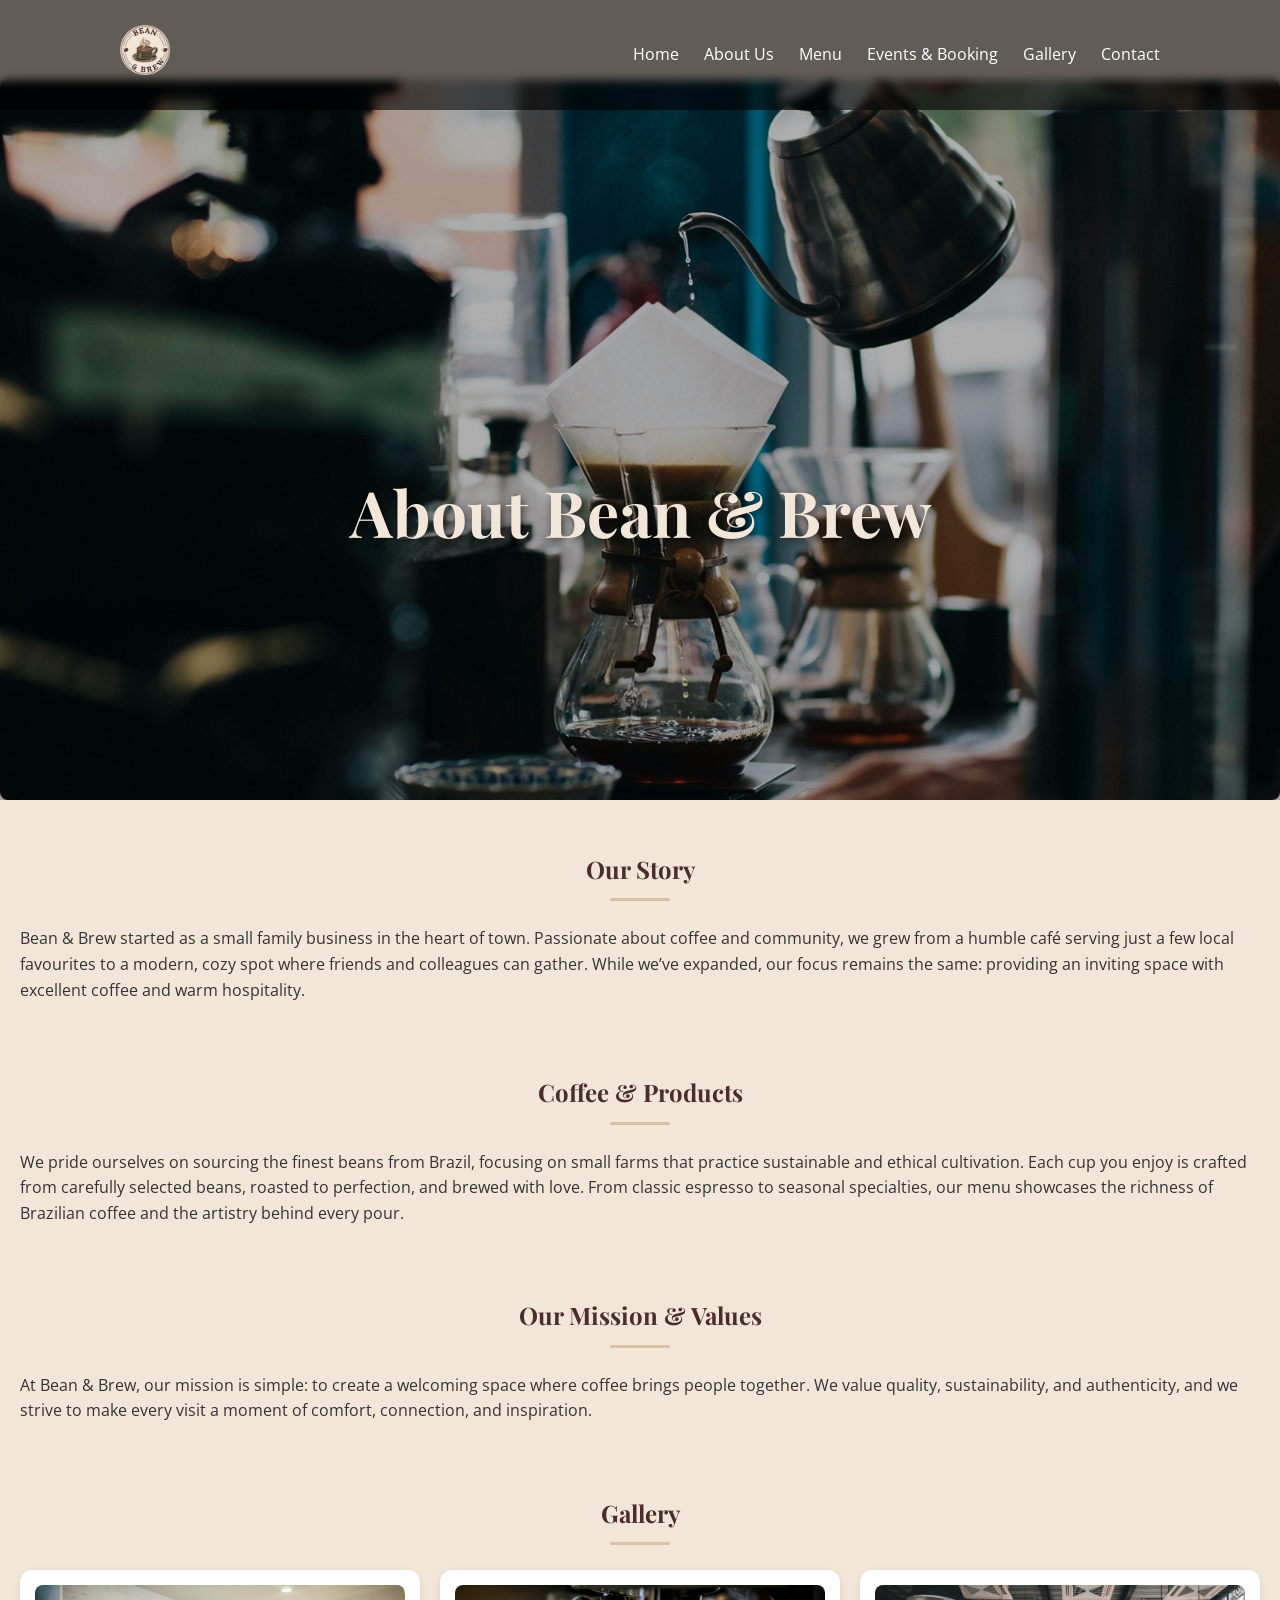
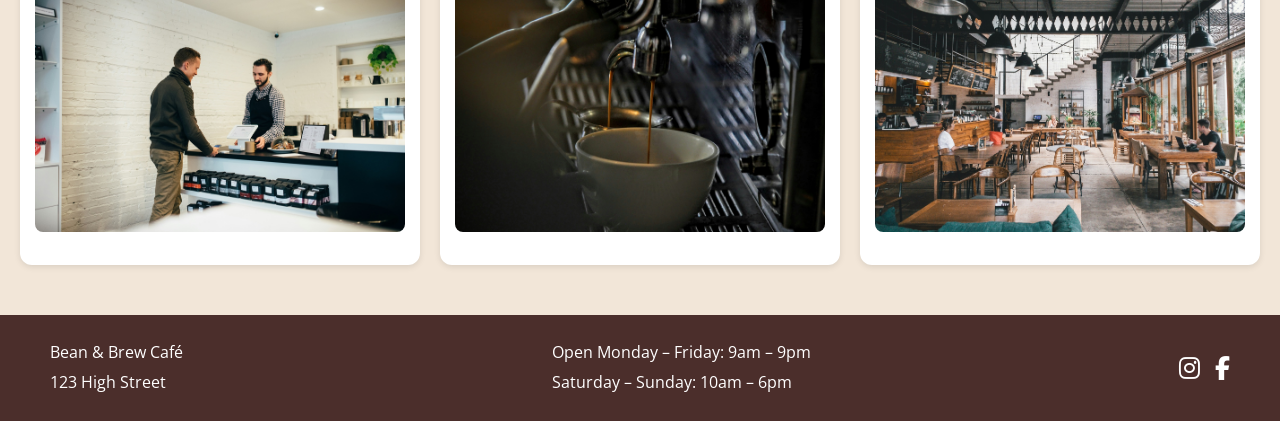
<file: about.html>
<!DOCTYPE html>
<html lang="en">
<head>
    <meta charset="UTF-8">
    <meta name="description" content="Learn more about Bean & Brew Café, our story, mission, and coffee selection.">
    <meta name="viewport" content="width=device-width, initial-scale=1.0">
    <title>About Us - Bean & Brew</title>
    <link rel="stylesheet" href="css/styles.css">
    <link rel="stylesheet" href="https://cdnjs.cloudflare.com/ajax/libs/font-awesome/6.4.0/css/all.min.css">
    <link href="https://fonts.googleapis.com/css2?family=Playfair+Display:wght@500;700&family=Open+Sans:wght@300;400;600&display=swap" rel="stylesheet">
    <link rel="icon" href="images/favicon.ico">
</head>
<body>

<header class="header">
    <div class="nav-container">
        <div class="logo">
            <img src="images/logo-bean-brew.png" alt="Bean & Brew Logo">
        </div>
        <div class="hamburger" id="hamburger">
            <span></span>
            <span></span>
            <span></span>
        </div>

        <nav class="nav-menu">
            <a href="index.html">Home</a>
            <a href="about.html" class="active">About Us</a>
            <a href="menu.html">Menu</a>
            <a href="booking.html">Events & Booking</a>
            <a href="gallery.html">Gallery</a>
            <a href="contact.html">Contact</a>
        </nav>
    </div>
</header>

<main>

    <section class="hero about-hero">
        <img src="images/about/coffee-prep.jpg" alt="Coffee preparation" class="hero-image">
        <div class="hero-overlay"></div>
        <div class="hero-content">
            <h1>About Bean & Brew</h1>
        </div>
    </section>

    <section class="container">
        <h2 class="section-title">Our Story</h2>
        <p>Bean & Brew started as a small family business in the heart of town. Passionate about coffee and community, we grew from a humble café serving just a few local favourites to a modern, cozy spot where friends and colleagues can gather. While we’ve expanded, our focus remains the same: providing an inviting space with excellent coffee and warm hospitality.</p>
    </section>

    <section class="container">
        <h2 class="section-title">Coffee & Products</h2>
        <p>We pride ourselves on sourcing the finest beans from Brazil, focusing on small farms that practice sustainable and ethical cultivation. Each cup you enjoy is crafted from carefully selected beans, roasted to perfection, and brewed with love. From classic espresso to seasonal specialties, our menu showcases the richness of Brazilian coffee and the artistry behind every pour.</p>
    </section>

    <section class="container">
        <h2 class="section-title">Our Mission & Values</h2>
        <p>At Bean & Brew, our mission is simple: to create a welcoming space where coffee brings people together. We value quality, sustainability, and authenticity, and we strive to make every visit a moment of comfort, connection, and inspiration.</p>
    </section>

    <section class="container">
        <h2 class="section-title">Gallery</h2>
        <div class="drinks grid">
            <div class="card">
                <img src="images/about/cafe-interior1.jpg" alt="Cozy café interior with wooden tables and plants">
            </div>
            <div class="card">
                <img src="images/about/coffee-machine.jpg" alt="Barista preparing a cappuccino">
            </div>
            <div class="card">
                <img src="images/about/cafe-interior2.jpg" alt="Coffee beans and brewing equipment">
            </div>
        </div>
    </section>

</main>

<footer class="footer">
  <div class="footer-container">
    <div class="footer-column">
      <p>Bean & Brew Café</p>
      <p>123 High Street</p>
    </div>
 
    <div class="footer-column">
      <p>Open Monday – Friday: 9am – 9pm</p>
      <p>Saturday – Sunday: 10am – 6pm</p>
    </div>

    <div class="footer-column footer-social">
      <p><a href="https://instagram.com/beanandbrew" target="_blank" class="social-link">
        <i class="fab fa-instagram"></i>
      </a></p>
      <p><a href="https://facebook.com/beanandbrew" target="_blank" class="social-link">
        <i class="fab fa-facebook-f"></i>
      </a></p>
    </div>
  </div>
</footer>

<script>
  const hamburger = document.getElementById('hamburger');
  const navMenu = document.querySelector('.nav-menu');

  hamburger.addEventListener('click', () => {
    navMenu.classList.toggle('active');
  });
</script>

</body>
</html>
</file>
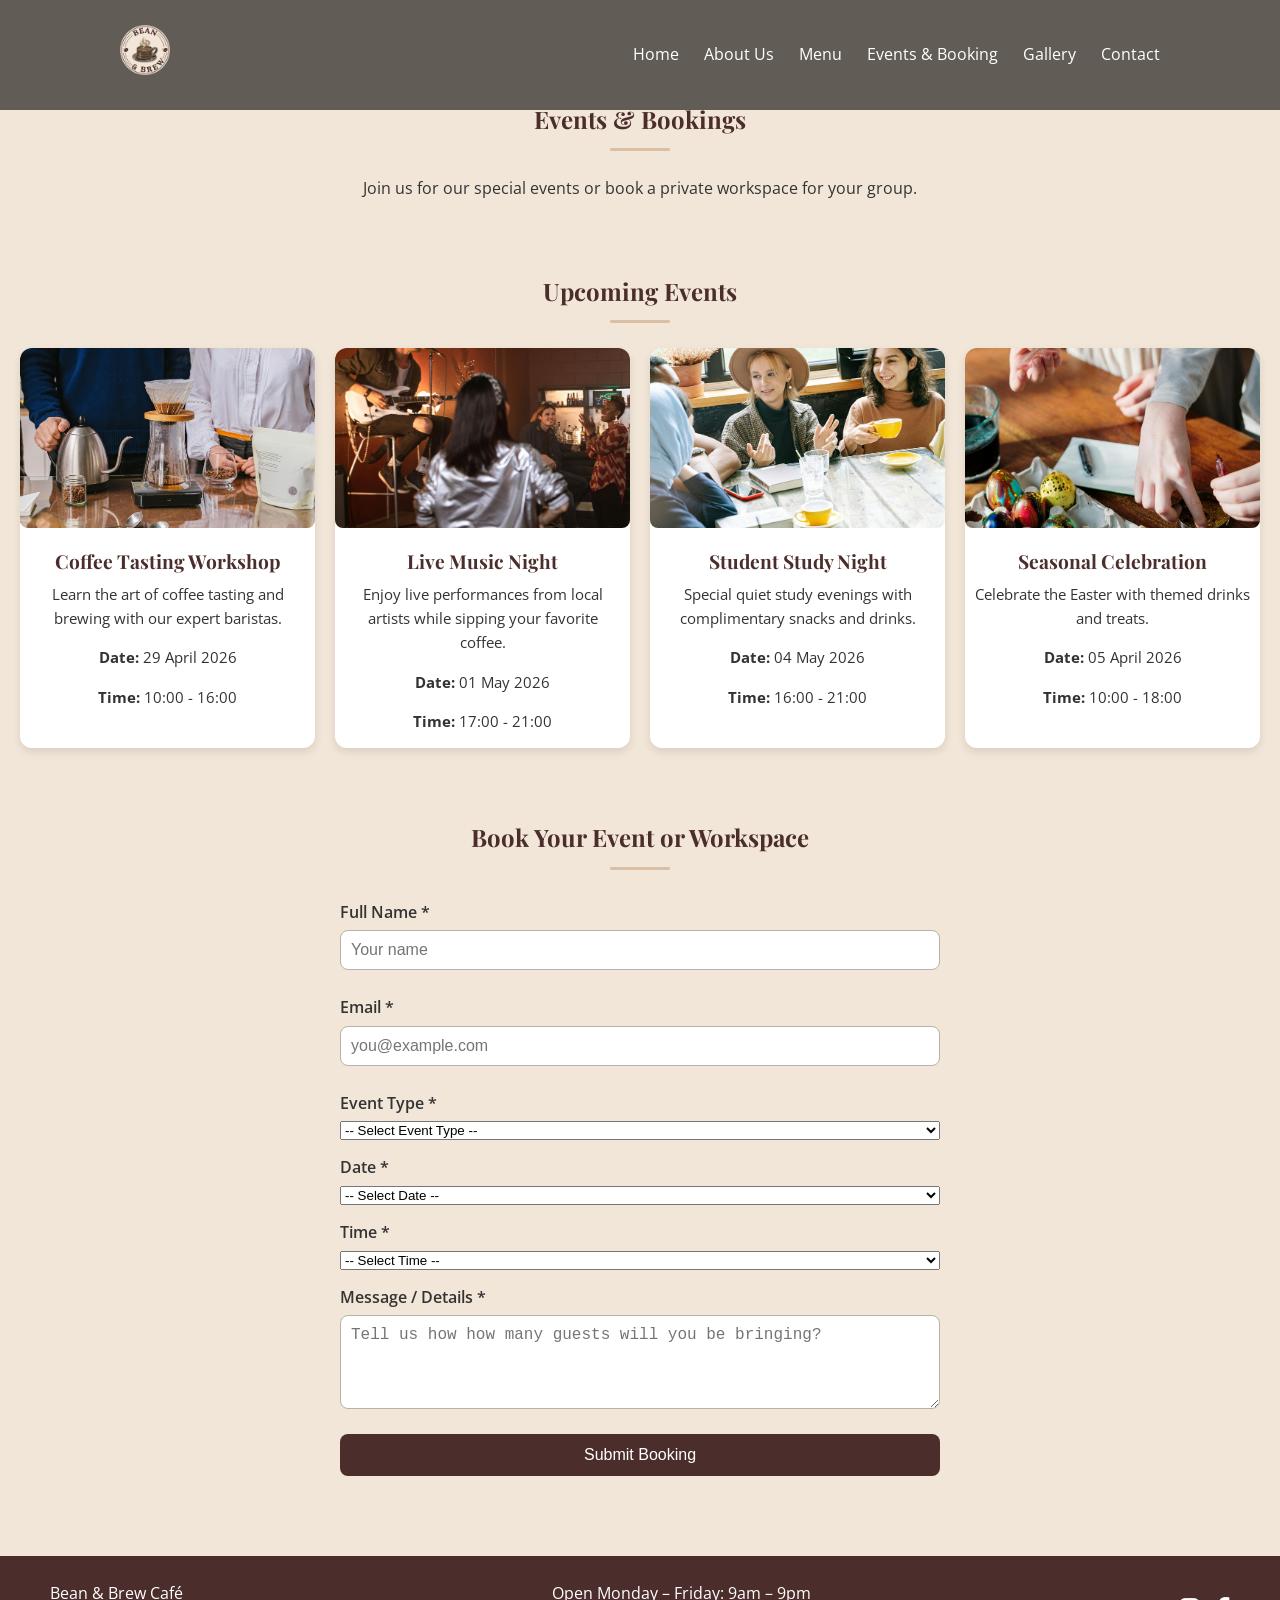
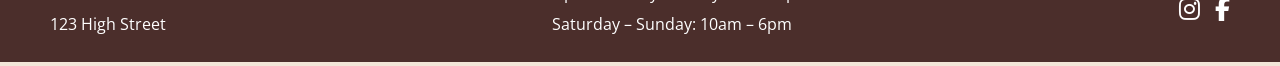
<file: booking.html>
<!DOCTYPE html>
<html lang="en">
<head>
    <meta charset="UTF-8">
    <meta name="description" content="Bean & Brew Café Events & Bookings - Coffee tastings, live music, student nights, and seasonal celebrations.">
    <meta name="viewport" content="width=device-width, initial-scale=1.0">
    <title>Events & Booking - Bean & Brew</title>
    <link rel="stylesheet" href="css/styles.css">
    <link rel="stylesheet" href="https://cdnjs.cloudflare.com/ajax/libs/font-awesome/6.4.0/css/all.min.css">
    <link href="https://fonts.googleapis.com/css2?family=Playfair+Display:wght@500;700&family=Open+Sans:wght@300;400;600&display=swap" rel="stylesheet">
    <link rel="icon" href="images/favicon.ico">
</head>
<body>

<header class="header">
    <div class="nav-container">
        <div class="logo">
            <img src="images/logo-bean-brew.png" alt="Bean & Brew Logo">
        </div>
        <div class="hamburger" id="hamburger">
            <span></span>
            <span></span>
            <span></span>
        </div>
        <nav class="nav-menu">
            <a href="index.html">Home</a>
            <a href="about.html">About Us</a>
            <a href="menu.html">Menu</a>
            <a href="booking.html" class="active">Events & Booking</a>
            <a href="gallery.html">Gallery</a>
            <a href="contact.html">Contact</a>
        </nav>
    </div>
</header>

<main>
    <section class="container center">
        <h1 class="section-title">Events & Bookings</h1>
        <p>Join us for our special events or book a private workspace for your group.</p>
    </section>

    <section class="container">
        <h2 class="section-title">Upcoming Events</h2>
        <div class="events-grid">
            <div class="event-card">
                <img src="images/events/coffee-tasting.jpg" alt="Coffee Tasting Workshop">
                <h3>Coffee Tasting Workshop</h3>
                <p>Learn the art of coffee tasting and brewing with our expert baristas.</p>
                <p><strong>Date:</strong> 29 April 2026</p>
                <p><strong>Time:</strong> 10:00 - 16:00</p>
            </div>

            <div class="event-card">
                <img src="images/events/live-music.jpg" alt="Live Music Night">
                <h3>Live Music Night</h3>
                <p>Enjoy live performances from local artists while sipping your favorite coffee.</p>
                <p><strong>Date:</strong> 01 May 2026</p>
                <p><strong>Time:</strong> 17:00 - 21:00</p>
            </div>

            <div class="event-card">
                <img src="images/events/student-study.jpg" alt="Student Study Night">
                <h3>Student Study Night</h3>
                <p>Special quiet study evenings with complimentary snacks and drinks.</p>
                <p><strong>Date:</strong> 04 May 2026</p>
                <p><strong>Time:</strong> 16:00 - 21:00</p>
            </div>

            <div class="event-card">
                <img src="images/events/easter.jpg" alt="Seasonal Celebration">
                <h3>Seasonal Celebration</h3>
                <p>Celebrate the Easter with themed drinks and treats.</p>
                <p><strong>Date:</strong> 05 April 2026</p>
                <p><strong>Time:</strong> 10:00 - 18:00</p>
            </div>
        </div>
    </section>

    <section class="container">
        <h2 class="section-title">Book Your Event or Workspace</h2>
        <form id="bookingForm" class="booking-form">
            <div class="form-group">
                <label for="name">Full Name *</label>
                <input type="text" id="name" name="name" required placeholder="Your name">
            </div>
            <div class="form-group">
                <label for="email">Email *</label>
                <input type="email" id="email" name="email" required placeholder="you@example.com">
            </div>
            <div class="form-group">
                <label for="eventType">Event Type *</label>
                <select id="eventType" name="eventType" required>
                    <option value="">-- Select Event Type --</option>
                    <option value="coffee-tasting">Coffee Tasting Workshop</option>
                    <option value="live-music">Live Music Night</option>
                    <option value="student-study">Student Study Night</option>
                    <option value="seasonal-celebration">Easter Celebration</option>
                </select>
            </div>
            <div class="form-group">
                <label for="date">Date *</label>
                <select id="date" name="date" required>
                    <option value="">-- Select Date --</option>
                </select>
            </div>
            <div class="form-group">
                <label for="time">Time *</label>
                <select id="time" name="time" required>
                    <option value="">-- Select Time --</option>
                </select>
            </div>
            <div class="form-group">
                <label for="message">Message / Details *</label>
                <textarea id="message" name="message" rows="4" required placeholder="Tell us how how many guests will you be bringing?"></textarea>
            </div>
            <button type="submit" class="btn">Submit Booking</button>
        </form>
        <p id="formMessage" class="form-message"></p>
    </section>

</main>

<footer class="footer">
  <div class="footer-container">
    <div class="footer-column">
      <p>Bean & Brew Café</p>
      <p>123 High Street</p>
    </div>
 
    <div class="footer-column">
      <p>Open Monday – Friday: 9am – 9pm</p>
      <p>Saturday – Sunday: 10am – 6pm</p>
    </div>

    <div class="footer-column footer-social">
      <p><a href="https://instagram.com/beanandbrew" target="_blank" class="social-link">
        <i class="fab fa-instagram"></i>
      </a></p>
      <p><a href="https://facebook.com/beanandbrew" target="_blank" class="social-link">
        <i class="fab fa-facebook-f"></i>
      </a></p>
    </div>
  </div>
</footer>

<script src="js/booking.js"></script>
</body>
</html>
</file>
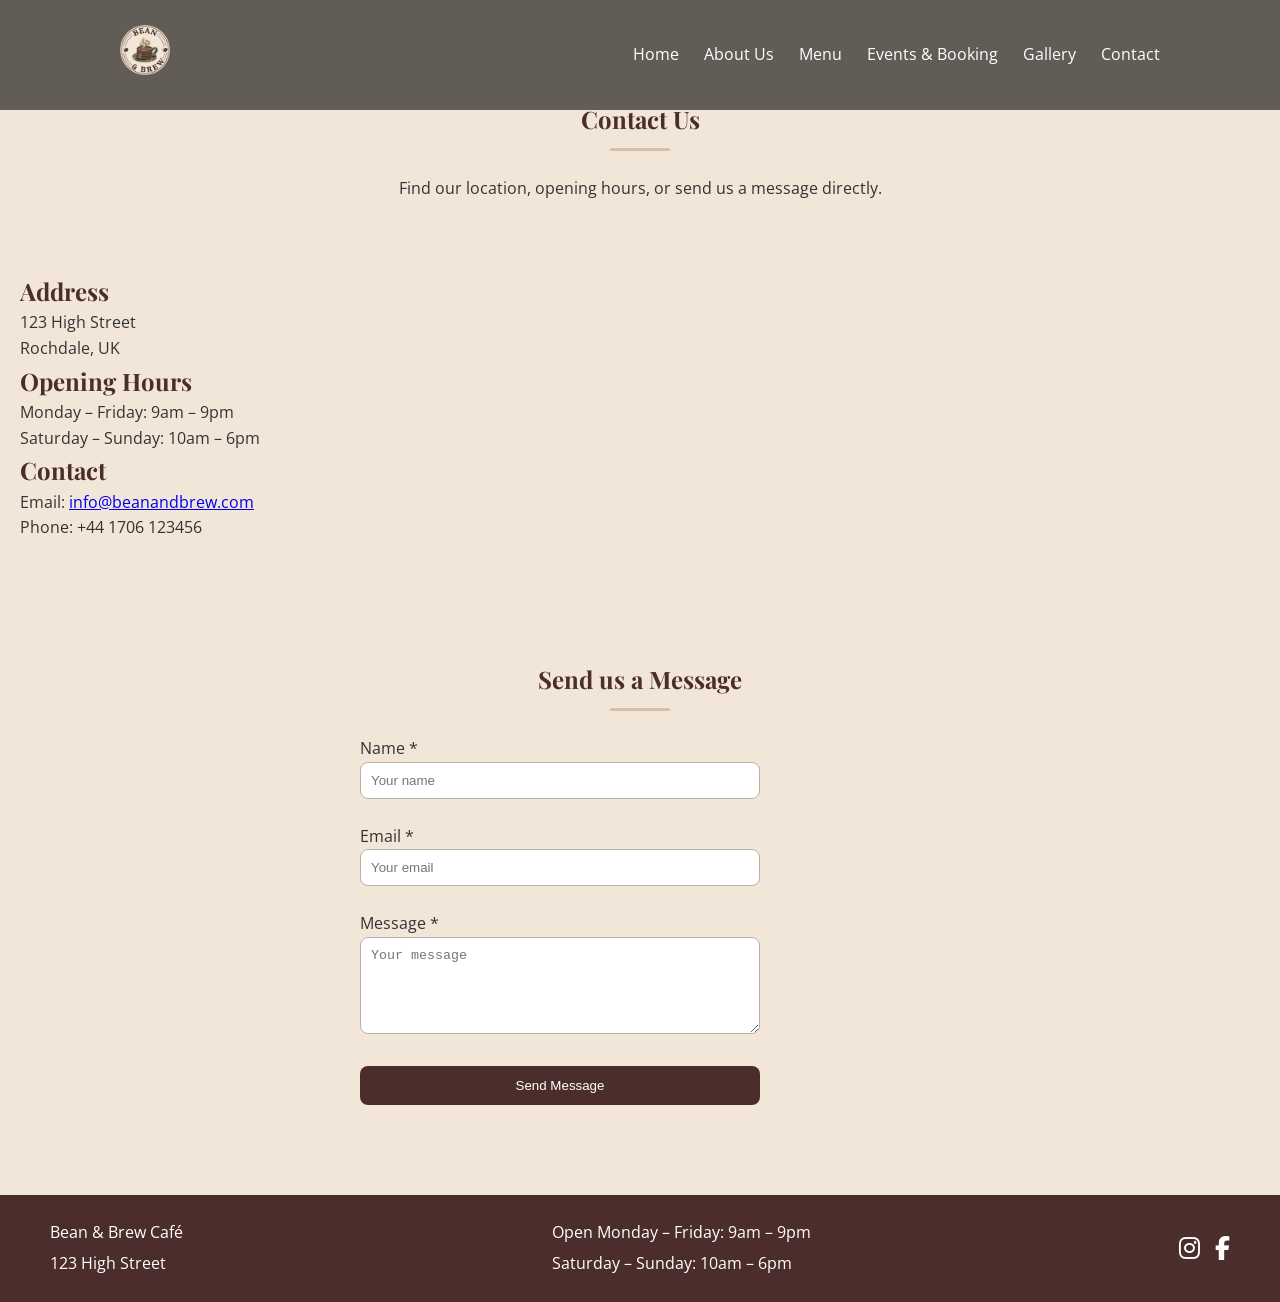
<file: contact.html>
<!DOCTYPE html>
<html lang="en">
<head>
    <meta charset="UTF-8">
    <meta name="description" content="Bean & Brew Café Contact - Address, opening hours, map and contact form.">
    <meta name="viewport" content="width=device-width, initial-scale=1.0">
    <title>About & Contact - Bean & Brew</title>
    <link rel="stylesheet" href="css/styles.css">
    <link rel="stylesheet" href="https://cdnjs.cloudflare.com/ajax/libs/font-awesome/6.4.0/css/all.min.css">
    <link href="https://fonts.googleapis.com/css2?family=Playfair+Display:wght@500;700&family=Open+Sans:wght@300;400;600&display=swap" rel="stylesheet">
    <link rel="icon" href="images/favicon.ico">
</head>
<body>

<header class="header">
    <div class="nav-container">
        <div class="logo">
            <img src="images/logo-bean-brew.png" alt="Bean & Brew Logo">
        </div>
        <div class="hamburger" id="hamburger">
            <span></span>
            <span></span>
            <span></span>
        </div>
        <nav class="nav-menu">
            <a href="index.html">Home</a>
            <a href="about.html">About Us</a>
            <a href="menu.html">Menu</a>
            <a href="booking.html">Events & Booking</a>
            <a href="gallery.html">Gallery</a>
            <a href="contact.html" class="active">Contact</a>
        </nav>
    </div>
</header>

<main>
    <section class="container center">
        <h1 class="section-title">Contact Us</h1>
        <p>Find our location, opening hours, or send us a message directly.</p>
    </section>

    <section class="container info-map">
        <div class="info">
            <h2>Address</h2>
            <p>123 High Street<br>Rochdale, UK</p>

            <h2>Opening Hours</h2>
            <p>Monday – Friday: 9am – 9pm<br>Saturday – Sunday: 10am – 6pm</p>

            <h2>Contact</h2>
            <p>Email: <a href="mailto:info@beanandbrew.com">info@beanandbrew.com</a><br>
               Phone: +44 1706 123456</p>
        </div>

        <div class="map">
            <iframe 
                src="https://www.google.com/maps/embed?pb=!1m18!1m12!1m3!1d2381.123456789!2d-2.155!3d53.615!2m3!1f0!2f0!3f0!3m2!1i1024!2i768!4f13.1!3m3!1m2!1s0x487bb123456789%3A0xabcdef123456789!2sBean+%26+Brew+Café!5e0!3m2!1sen!2suk!4v1671234567890!5m2!1sen!2suk" 
                height="300" 
                style="border:0;" 
                allowfullscreen="" 
                loading="lazy" 
                referrerpolicy="no-referrer-when-downgrade">
            </iframe>
        </div>
    </section>

    <section class="container contact-form-section">
        <h2 class="section-title">Send us a Message</h2>
        <form id="contactForm">
            <div class="form-group">
                <label for="name">Name *</label>
                <input type="text" id="name" name="name" required placeholder="Your name">
            </div>
            <div class="form-group">
                <label for="email">Email *</label>
                <input type="email" id="email" name="email" required placeholder="Your email">
            </div>
            <div class="form-group">
                <label for="message">Message *</label>
                <textarea id="message" name="message" rows="5" required placeholder="Your message"></textarea>
            </div>
            <button type="submit" class="btn">Send Message</button>
            <p id="formMessage"></p>
        </form>
    </section>

</main>

<footer class="footer">
  <div class="footer-container">
    <div class="footer-column">
      <p>Bean & Brew Café</p>
      <p>123 High Street</p>
    </div>
 
    <div class="footer-column">
      <p>Open Monday – Friday: 9am – 9pm</p>
      <p>Saturday – Sunday: 10am – 6pm</p>
    </div>

    <div class="footer-column footer-social">
      <p><a href="https://instagram.com/beanandbrew" target="_blank" class="social-link">
        <i class="fab fa-instagram"></i>
      </a></p>
      <p><a href="https://facebook.com/beanandbrew" target="_blank" class="social-link">
        <i class="fab fa-facebook-f"></i>
      </a></p>
    </div>
  </div>
</footer>

<script src="js/contact.js"></script>
</body>
</html>
</file>
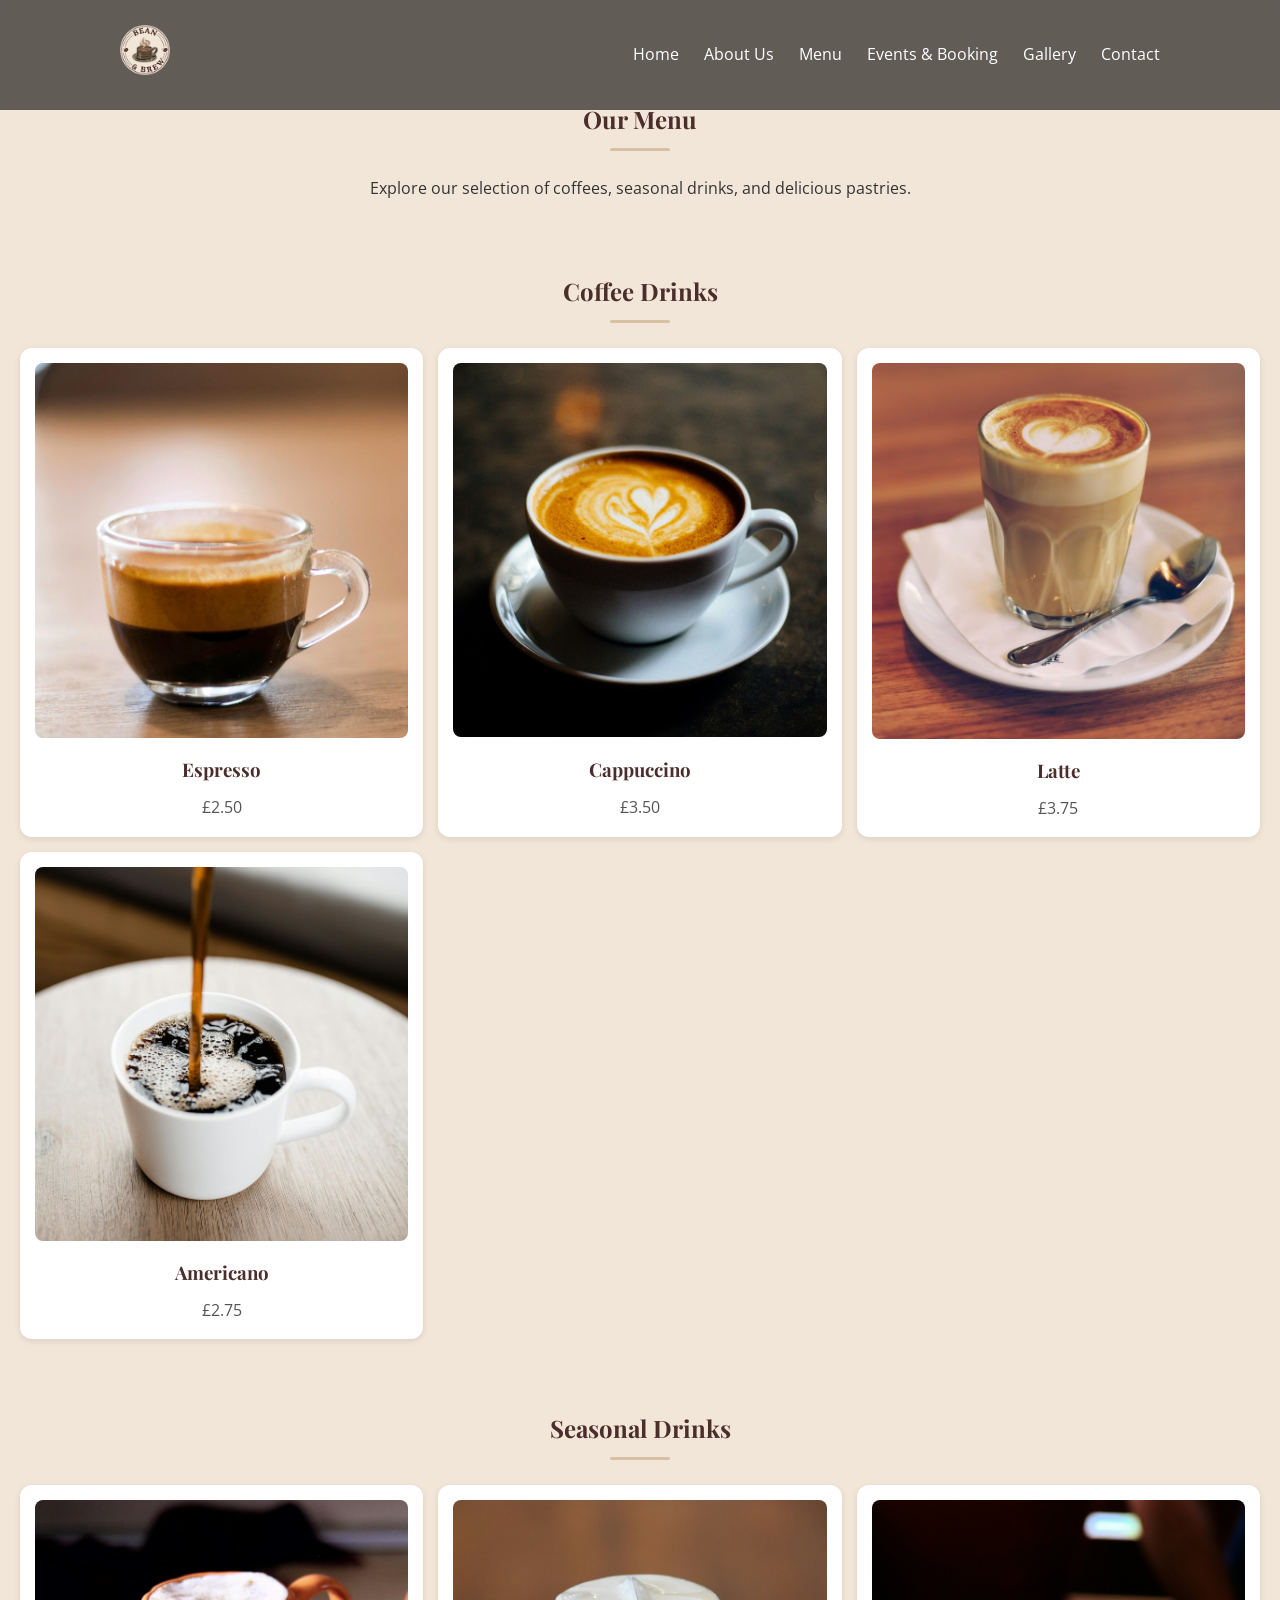
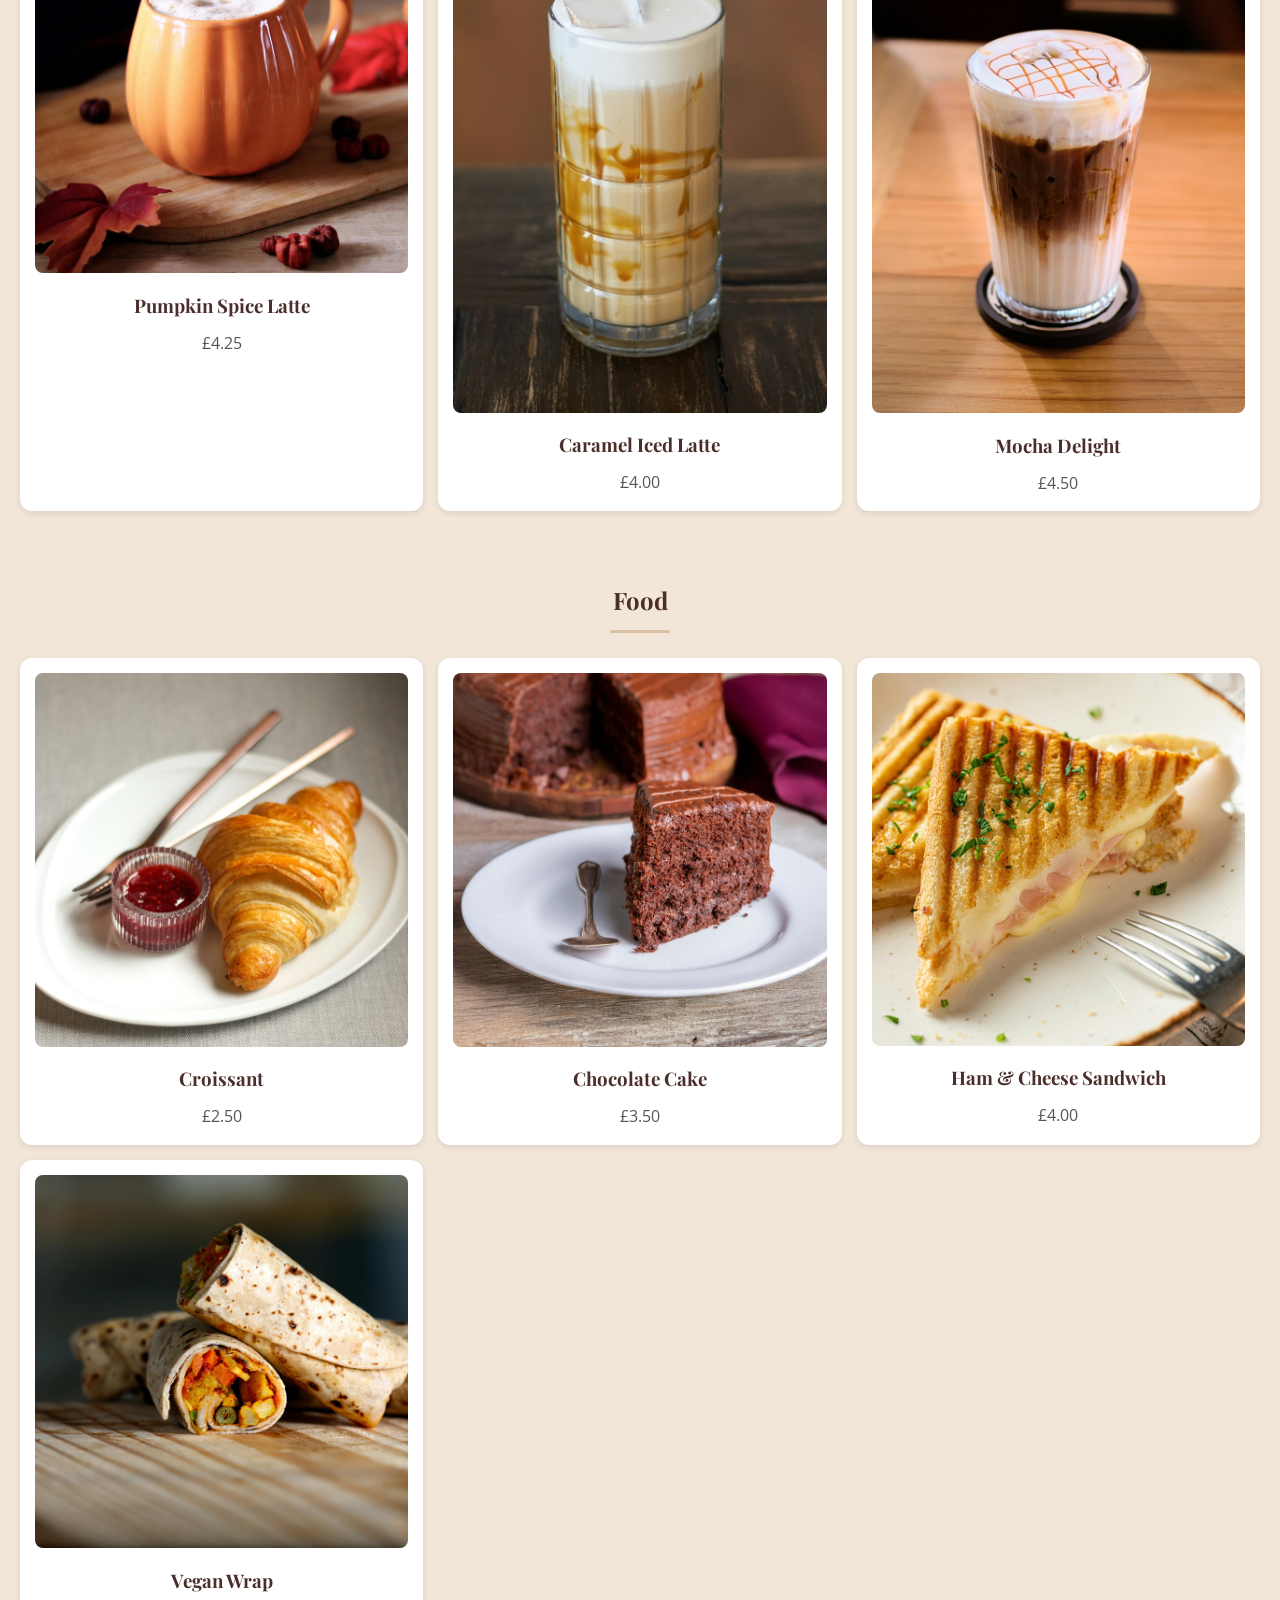
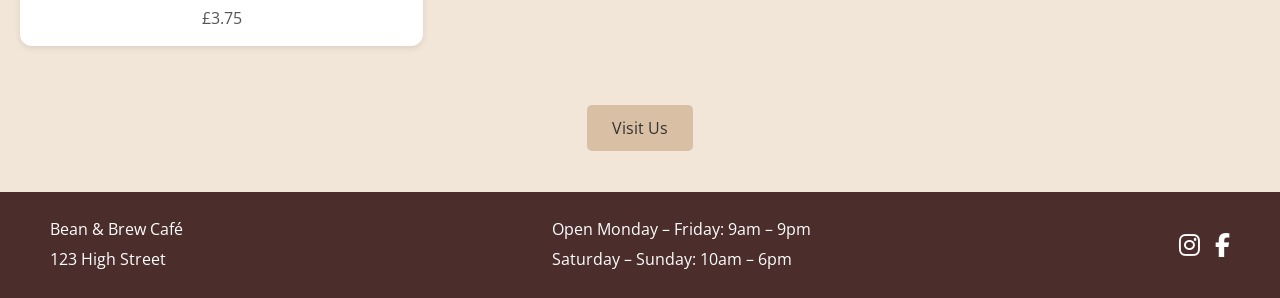
<file: menu.html>
<!DOCTYPE html>
<html lang="en">
<head>
    <meta charset="UTF-8">
    <meta name="description" content="Bean & Brew Café Menu - Coffee, seasonal drinks, pastries and more.">
    <meta name="viewport" content="width=device-width, initial-scale=1.0">
    <title>Menu - Bean & Brew</title>
    <link rel="stylesheet" href="css/styles.css">
    <link rel="stylesheet" href="https://cdnjs.cloudflare.com/ajax/libs/font-awesome/6.4.0/css/all.min.css">
    <link href="https://fonts.googleapis.com/css2?family=Playfair+Display:wght@500;700&family=Open+Sans:wght@300;400;600&display=swap" rel="stylesheet">
    <link rel="icon" href="images/favicon.ico">
</head>
<body>

<header class="header">
    <div class="nav-container">
        <div class="logo">
            <img src="images/logo-bean-brew.png" alt="Bean & Brew Logo">
        </div>
        <div class="hamburger" id="hamburger">
            <span></span>
            <span></span>
            <span></span>
        </div>
        <nav class="nav-menu">
            <a href="index.html">Home</a>
            <a href="about.html">About Us</a>
            <a href="menu.html" class="active">Menu</a>
            <a href="booking.html">Events & Booking</a>
            <a href="gallery.html">Gallery</a>
            <a href="contact.html">Contact</a>
        </nav>
    </div>
</header>

<main>
    <section class="container center">
        <h1 class="section-title">Our Menu</h1>
        <p>Explore our selection of coffees, seasonal drinks, and delicious pastries.</p>
    </section>

    <section class="container">
        <h2 class="section-title">Coffee Drinks</h2>
        <div class="grid">
            <div class="menu-item card" 
                 data-name="Espresso" 
                 data-description="Strong, bold, and classic Italian espresso." 
                 data-price="$2.50" 
                 data-vegan="Yes" 
                 data-allergens="None">
                <img src="images/menu/espresso.jpg" alt="Espresso">
                <h3>Espresso</h3>
                <p>£2.50</p>
            </div>
            <div class="menu-item card" 
                 data-name="Cappuccino" 
                 data-description="Espresso with steamed milk and foam." 
                 data-price="$3.50" 
                 data-vegan="No" 
                 data-allergens="Dairy">
                <img src="images/menu/cappuccino.jpg" alt="Cappuccino">
                <h3>Cappuccino</h3>
                <p>£3.50</p>
            </div>
            <div class="menu-item card" 
                 data-name="Latte" 
                 data-description="Smooth blend of espresso and steamed milk." 
                 data-price="$3.75" 
                 data-vegan="No" 
                 data-allergens="Dairy">
                <img src="images/menu/latte.jpg" alt="Latte">
                <h3>Latte</h3>
                <p>£3.75</p>
            </div>
            <div class="menu-item card" 
                 data-name="Americano" 
                 data-description="Espresso diluted with hot water for a milder taste." 
                 data-price="$2.75" 
                 data-vegan="Yes" 
                 data-allergens="None">
                <img src="images/menu/americano.jpg" alt="Americano">
                <h3>Americano</h3>
                <p>£2.75</p>
            </div>
        </div>
    </section>

    <section class="container">
        <h2 class="section-title">Seasonal Drinks</h2>
        <div class="grid">
            <div class="menu-item card" 
                 data-name="Pumpkin Spice Latte" 
                 data-description="Espresso with pumpkin flavor, spices, and steamed milk." 
                 data-price="$4.25" 
                 data-vegan="Yes" 
                 data-allergens="Dairy optional">
                <img src="images/menu/pumpkin-latte.jpg" alt="Pumpkin Spice Latte">
                <h3>Pumpkin Spice Latte</h3>
                <p>£4.25</p>
            </div>
            <div class="menu-item card" 
                 data-name="Caramel Iced Latte" 
                 data-description="Cold espresso with milk, ice, and caramel syrup." 
                 data-price="$4.00" 
                 data-vegan="Yes" 
                 data-allergens="None">
                <img src="images/menu/caramel-iced-latte.jpg" alt="Caramel Iced Latte">
                <h3>Caramel Iced Latte</h3>
                <p>£4.00</p>
            </div>
            <div class="menu-item card" 
                 data-name="Mocha Delight" 
                 data-description="Chocolate, espresso, milk, and whipped cream." 
                 data-price="$4.50" 
                 data-vegan="No" 
                 data-allergens="Dairy">
                <img src="images/menu/mocha-delight.jpg" alt="Mocha Delight">
                <h3>Mocha Delight</h3>
                <p>£4.50</p>
            </div>
        </div>
    </section>

    <section class="container">
        <h2 class="section-title">Food</h2>
        <div class="grid">
            <div class="menu-item card" 
                 data-name="Croissant" 
                 data-description="Flaky, buttery croissant fresh from the oven." 
                 data-price="$2.50" 
                 data-vegan="No" 
                 data-allergens="Gluten, Dairy">
                <img src="images/menu/croissant.jpg" alt="Croissant">
                <h3>Croissant</h3>
                <p>£2.50</p>
            </div>
            <div class="menu-item card" 
                 data-name="Chocolate Cake Slice" 
                 data-description="Rich chocolate cake with a creamy ganache topping." 
                 data-price="$3.50" 
                 data-vegan="No" 
                 data-allergens="Gluten, Dairy, Eggs">
                <img src="images/menu/chocolate-cake.jpg" alt="Chocolate Cake">
                <h3>Chocolate Cake</h3>
                <p>£3.50</p>
            </div>
            <div class="menu-item card" 
                 data-name="Ham & Cheese Sandwich" 
                 data-description="Classic sandwich with ham, cheese, and fresh bread." 
                 data-price="$4.00" 
                 data-vegan="No" 
                 data-allergens="Gluten, Dairy">
                <img src="images/menu/ham-sandwich.jpg" alt="Ham & Cheese Sandwich">
                <h3>Ham & Cheese Sandwich</h3>
                <p>£4.00</p>
            </div>
            <div class="menu-item card" 
                 data-name="Vegan Wrap" 
                 data-description="Savory wrap with vegetables." 
                 data-price="$3.75" 
                 data-vegan="Yes" 
                 data-allergens="Gluten">
                <img src="images/menu/vegan-wrap.jpg" alt="Vegan Roll">
                <h3>Vegan Wrap</h3>
                <p>£3.75</p>
            </div>
        </div>
    </section>

    <section class="container center">
        <a href="contact.html" class="btn">Visit Us</a>
    </section>

</main>

<div id="menuModal" class="modal">
  <div class="modal-content">
    <span class="close">&times;</span>
    <h2 id="modalName"></h2>
    <p id="modalDescription"></p>
    <p id="modalPrice"></p>
    <p id="modalVegan"></p>
    <p id="modalAllergens"></p>
  </div>
</div>

<footer class="footer">
  <div class="footer-container">
    <div class="footer-column">
      <p>Bean & Brew Café</p>
      <p>123 High Street</p>
    </div>
 
    <div class="footer-column">
      <p>Open Monday – Friday: 9am – 9pm</p>
      <p>Saturday – Sunday: 10am – 6pm</p>
    </div>

    <div class="footer-column footer-social">
      <p><a href="https://instagram.com/beanandbrew" target="_blank" class="social-link">
        <i class="fab fa-instagram"></i>
      </a></p>
      <p><a href="https://facebook.com/beanandbrew" target="_blank" class="social-link">
        <i class="fab fa-facebook-f"></i>
      </a></p>
    </div>
  </div>
</footer>

<script src="js/menu.js"></script>
</body>
</html>
</file>
<file: css/styles.css>
:root {
    --primary: #4B2E2B;   /* Coffee Brown */
    --secondary: #F2E6D8; /* Warm Beige */
    --greige: #B7B1A9;    /* Soft Greige */
    --white: #FFFFFF;     /* White */
    --dark: #333333;      /* Dark Grey */
    --accent: #D9BFA3;    /* Coffee Cream */
}

h1, h2, h3, h4, h5, h6 {
    font-family: 'Playfair Display', serif;
    color: var(--primary);
}

/*RESET*/
* {
    margin: 0;
    padding: 0;
    box-sizing: border-box;
}

/*BODY*/
body {
    font-family: 'Open Sans', sans-serif;
    background-color:var(--secondary);
    color: var(--dark);
    line-height: 1.6;
}

/*HEADER*/
header {
    background-color:var(--primary);
    color:var(--white);
    padding: 10px 0;
    position: absolute;
    width: 100%;
    top: 0;
    left: 0;
    z-index: 10;
}

.header {
    position: fixed;
    top: 0;
    left: 0;
    width: 100%;
    z-index: 1000;
    background: rgba(0, 0, 0, 0.6);
    backdrop-filter: blur(5px);
}

.nav-container {
    display: flex;
    justify-content: space-between;
    align-items: center;
    padding: 15px 30px;
    max-width: 1100px;
    margin: 0 auto;
}

/*LOGO*/
.logo {
    font-size: 24px;
    font-weight: bold;
    color:var(--white);
}

.logo img {
    height: 50px;
}

main {
    margin-top: 80px;
}

/*HAMBURGER*/
.hamburger {
    display: none;
    flex-direction: column;
    cursor: pointer;
    gap: 5px;
}

.hamburger span {
    width: 25px;
    height: 3px;
    background:var(--white);
    display: block;
}

/*MENU*/
nav {
    display: flex;
    justify-content: space-between;
    align-items: center;
}

nav a {
    color:var(--white);
    margin-left: 15px;
    text-decoration: none;
}

nav a:hover {
    color:var(--accent);
}

.nav-menu a {
    margin-left: 25px;
    text-decoration: none;
    color:var(--white);
    font-size: 16px;
    transition: 0.3s;
}

.nav-menu a:hover {
    color:var(--accent);
}

/*CONTAINER*/
.container {
    padding: 20px;
}

.section-title {
    text-align: center;
    margin-bottom: 25px;
}

.section-title::after {
    content: "";
    display: block;
    width: 60px;
    height: 3px;
    background-color:var(--accent);
    margin: 10px auto 0;
    border-radius: 2px;
}

/*TESTIMONIALS GRID*/
.testimonials {
    display: grid;
    grid-template-columns: repeat(2, 1fr);
    gap: 20px;
    margin-bottom: 20px;
}

.testimonial-card {
    background:var(--white);
    padding: 20px;
    border-radius: 12px;
    box-shadow: 0 2px 8px rgba(0,0,0,0.1);
    text-align: center;
}

.testimonial-text {
    font-style: italic;
    margin-bottom: 10px;
    color: #555;
}

.stars {
    color:var(--accent);
    font-size: 18px;
}

.customer-name {
    font-weight: 600;
    margin-top: 8px;
    color: var(--primary);
    font-size: 0.9rem;
}

/*BUTTONS*/
.btn {
    padding: 12px 25px;
    border-radius: 5px;
    text-decoration: none;
    background-color: var(--accent);
    color: var(--dark);
    transition: 0.3s;
    cursor: pointer;
    flex-wrap: wrap;
}

.btn:hover {
    background-color: var(--primary);
    color: var(--white);
}

.btn-secondary {
    background-color: transparent;
    border: 2px solid var(--accent);
    color: var(--accent);
    flex-wrap: wrap
}

.btn-secondary:hover {
    background-color: var(--accent);
    color: var(--white);
}

/*GRID*/
.grid {
    display: grid;
    grid-template-columns: repeat(3, 1fr);
    gap: 15px;
}

/*IMAGES*/
img {
    width: 100%;
    border-radius: 8px;
}

/*FOOTER*/
footer {
    background-color:var(--primary);
    color:var(--white);
    padding: 20px 50px;
    margin-top: 20px;
}

.footer-container {
    display: flex;
    justify-content: space-between;
    align-items: center;
    max-width: 1200px;
    margin: 0 auto;
    flex-wrap: wrap;
    gap: 20px; 
}

.footer-column p {
    margin: 5px 0;
}

/*SOCIAL ICONS*/
.footer-social {
    display: flex;
    align-items: center;
    gap: 15px;
}

.footer-social .social-link {
    font-size: 24px;
    color:var(--white);
    transition: 0.3s;
}

.footer-social .social-link:hover {
    color:var(--accent);
}

/*RESPONSIVE*/
@media (max-width: 600px) {
  .footer-container {
    flex-direction: column;
    align-items: flex-start;
  }

  .footer-social {
    margin-top: 10px;
  }
}

/*FORM*/
form {
    display: flex;
    flex-direction: column;
    max-width: 400px;
}

input, textarea {
    margin-bottom: 10px;
    padding: 8px;
}

/*RESPONSIVE*/
@media (max-width: 768px) {
    .grid {
        grid-template-columns: 1fr;
    }

    .hamburger {
        display: flex;
    }

    .testimonials {
        grid-template-columns: 1fr;
    }

    nav {
        flex-direction: column;
    }

    .nav-menu {
        position: absolute;
        transition: all 0.3s ease;
        top: 70px;
        right: 0;
        background: rgba(0, 0, 0, 0.9);
        width: 100%;
        flex-direction: column;
        align-items: center;
        display: none;
        padding: 20px 0;
    }

    .nav-menu.active {
        display: flex;
    }

    .nav-menu a {
        margin: 15px 0;
        font-size: 18px;
    }
}

/*HERO*/
.hero {
    position: relative;
    height: 100vh;
    overflow: hidden;
}

.hero-video {
    width: 100%;
    height: 100%;
    object-fit: cover;
    object-position: center center;
}

.overlay {
    position: absolute;
    top: 0;
    left: 0;
    width: 100%;
    height: 100%;
    background: rgba(0, 0, 0, 0.5);
}

.hero-content {
    position: absolute;
    top: 50%;
    left: 50%;
    transform: translate(-50%, -50%);
    text-align: center;
    color:var(--white);
}

.hero-content h1 {
    font-size: 4rem;
    line-height: 1.2;
    font-weight: 700;
    color:var(--secondary);
    text-shadow: 2px 2px 8px rgba(0,0,0,0.6);
}

.hero-content p {
    font-size: 1.2rem;
    max-width: 650px;
    margin: 0 auto 25px auto;
}

.hero .btn {
    margin: 5px;
}

.hero-buttons {
    display: flex;
    justify-content: center;
    gap: 15px;
    flex-wrap: wrap;
    margin-top: 15px;
}

.hero-buttons .btn {
    display: inline-block;
}

@media (max-width: 768px) {
    .hero-content h1 {
        font-size: 2.5rem;
    }

    .hero-content p {
        font-size: 1rem;
    }
}

/*CENTER TEXT*/
.center {
    text-align: center;
}

/*CARDS*/
.card {
    background-color:var(--white);
    padding: 15px;
    border-radius: 12px;
    text-align: center;
    box-shadow: 0 2px 6px rgba(0,0,0,0.1);
}

.card h3 {
    color: var(--primary);
    margin-bottom: 10px;
}

.card p {
    color: #555;
}

/*IMAGE*/
.card img {
    width: 100%;
    border-radius: 8px;
    margin-bottom: 10px;
}

/*HOVER EFFECT*/
.card:hover {
    transform: translateY(-5px);
    box-shadow: 0 6px 12px rgba(0,0,0,0.15);
    transition: 0.3s;
}

/*SPACING*/
section {
    margin-bottom: 30px;
}

/*DRINKS GRID*/
.drinks {
    display: grid;
    grid-template-columns: repeat(3, 1fr);
    gap: 20px;
}

/*ABOUT PAGE HERO*/
.about-hero {
    position: relative;
    width: 100%;
    height: 80vh;
    overflow: hidden;
}

.about-hero .hero-image {
    width: 100%;
    height: 100%;
    object-fit: cover;
    object-position: center;
    display: block;
}

.about-hero .hero-overlay {
    position: absolute;
    top: 0;
    left: 0;
    width: 100%;
    height: 100%;
    background: rgba(0,0,0,0.3);
}

.about-hero .hero-content {
    position: absolute;
    top: 60%;
    left: 50%;
    transform: translate(-50%, -50%);
    text-align: center;
    color: var(--secondary);
}

.about-hero .hero-content h1 {
    font-size: 4rem;
    text-shadow: 2px 2px 8px rgba(0,0,0,0.6);
}

/*MENU ITENS CARDS*/
.menu-item {
    cursor: pointer;
    transition: transform 0.3s, box-shadow 0.3s;
    position: relative;
    cursor: pointer;
    overflow: hidden;
}

.menu-item:hover {
    transform: translateY(-5px);
    box-shadow: 0 6px 12px rgba(0,0,0,0.15);
}

/*OVERLAY LAYER*/
.menu-item::after {
    content: "Click for details";
    position: absolute;
    top: 0;
    left: 0;
    width: 100%;
    height: 100%;

    background: rgba(0, 0, 0, 0.6);
    color: var(--white);

    display: flex;
    justify-content: center;
    align-items: center;

    font-size: 1rem;
    font-weight: 600;
    opacity: 0;
    transition: 0.3s;
    border-radius: 12px;
}

.menu-item:hover::after {
    opacity: 1;
}

.menu-item img {
    transition: transform 0.3s;
}

.menu-item:hover img {
    transform: scale(1.05);
}

/*MODAL*/
.modal {
    display: none;
    position: fixed;
    z-index: 2000;
    left: 0;
    top: 0;
    width: 100%;
    height: 100%;
    overflow: auto;
    background-color: rgba(0,0,0,0.7);
    backdrop-filter: blur(2px);
}

.modal-content {
    background-color: #fff;
    margin: 8% auto;
    padding: 25px 30px;
    border-radius: 15px;
    max-width: 500px;
    text-align: center;
    position: relative;
    box-shadow: 0 10px 25px rgba(0,0,0,0.2);
    font-family: 'Open Sans', sans-serif;
}

.modal-content h2 {
    margin-bottom: 15px;
    color: var(--primary);
}

.modal-content p {
    margin: 8px 0;
    color: #555;
    font-size: 1rem;
}

.modal-content .icons {
    display: flex;
    justify-content: center;
    gap: 20px;
    margin-top: 15px;
}

.modal-content .icons span {
    display: flex;
    align-items: center;
    gap: 6px;
    font-size: 0.9rem;
    color: var(--dark);
}

.modal-content .icons i {
    color: var(--accent);
    font-size: 1.2rem;
}

.close {
    position: absolute;
    top: 12px;
    right: 18px;
    font-size: 28px;
    font-weight: bold;
    cursor: pointer;
    color: #333;
    transition: 0.3s;
}

.close:hover {
    color: var(--primary);
}

/*GALLERY PAGE*/

/*CAROUSEL CONTAINER*/
.carousel {
    position: relative;
    overflow: hidden;
    max-width: 900px;
    margin: 0 auto;
}

.carousel-track {
    display: flex;
    gap: 15px;
    transition: transform 0.5s ease;
    touch-action: pan-y;
}

/*IMAGES*/
.carousel-track img {
    width: 100%;
    max-width: 300px;
    height: 250px;
    flex: 0 0 calc(33.33% - 15px);
    object-fit: cover;
    margin-right: 15px;
    border-radius: 12px;
}

/*BUTTONS*/
.carousel-btn {
    position: absolute;
    top: 50%;
    transform: translateY(-50%);
    z-index: 10;
    background: rgba(0,0,0,0.5);
    color: var(--white);
    border: none;
    padding: 5px 10px;
    cursor: pointer;
    border-radius: 5px;
    font-size: 18px;
    
}

.carousel-btn.prev {
    left: 10px;
}

.carousel-btn.next {
    right: 10px;
}

.carousel-btn:hover {
    background: rgba(0,0,0,0.8);
}

/*LIGHTBOX*/
.lightbox {
    display: none;
    position: fixed;
    z-index: 1000;
    padding-top: 60px;
    left: 0;
    top: 0;
    width: 100%;
    height: 100%;
    background-color: rgba(0,0,0,0.9);
}

.lightbox-img {
    display: block;
    margin: auto;
    max-width: 80%;
    max-height: 80%;
    animation: zoomIn 0.3s ease;
    border-radius: 10px;
    object-fit: contain;
}

@keyframes zoomIn {
    from { transform: scale(0.8); opacity: 0; }
    to { transform: scale(1); opacity: 1; }
}

.lightbox-close {
    position: absolute;
    top: 20px;
    right: 40px;
    color: white;
    font-size: 40px;
    cursor: pointer;
}


/*EVETNS PAGE*/

.events-grid {
    display: grid;
    grid-template-columns: repeat(auto-fit, minmax(250px, 1fr));
    gap: 20px;
    margin-top: 20px;
}

.event-card {
    background: #fff;
    border-radius: 12px;
    overflow: hidden;
    box-shadow: 0 4px 8px rgba(0,0,0,0.1);
    text-align: center;
    transition: transform 0.3s ease;
}

.event-card:hover {
    transform: translateY(-5px);
}

.event-card img {
    width: 100%;
    height: 180px;
    object-fit: cover;
}

.event-card h3 {
    margin: 10px 0 5px;
    font-size: 1.2rem;
}

.event-card p {
    margin: 0 10px 15px;
    font-size: 0.95rem;
}

/*BOOKING FORM*/
.booking-form {
    max-width: 600px;
    margin: 30px auto;
    display: flex;
    flex-direction: column;
    gap: 15px;
}

.booking-form .form-group {
    display: flex;
    flex-direction: column;
}

.booking-form label {
    margin-bottom: 5px;
    font-weight: 600;
}

.booking-form input,
.booking-form textarea {
    padding: 10px;
    border: 1px solid var(--greige);
    border-radius: 8px;
    font-size: 1rem;
}

.booking-form input:focus,
.booking-form textarea:focus {
    border-color: var(--primary);
    outline: none;
}

.booking-form button.btn {
    background-color: var(--primary);
    color: var(--white);
    padding: 12px;
    border: none;
    border-radius: 8px;
    cursor: pointer;
    font-size: 1rem;
}

.booking-form button.btn:hover {
    background-color:var(--accent);
}

.form-message {
    text-align: center;
    font-weight: 600;
    margin-top: 10px;
    color: green;
}

/*CONTACT PAGE*/

.info-map {
    display: flex;
    flex-wrap: wrap;
    gap: 20px;
    margin-bottom: 40px;
}

.info-map .info {
    flex: 1 1 300px;
}

.info-map .map {
    flex: 2 1 400px;
}

.map iframe {
    width: 100%;
    height: 300px;
    border: 0;
}

@media (max-width: 768px) {
    .map iframe {
        height: 250px;
    }
}

.contact-form-section {
    max-width: 600px;
    margin: 0 auto 60px auto;
}

.contact-form-section .form-group {
    margin-bottom: 15px;
}

.contact-form-section input,
.contact-form-section textarea {
    width: 100%;
    padding: 10px;
    border-radius: 8px;
    border: 1px solid var(--greige);
}

.contact-form-section button {
    background-color: var(--primary);
    color: var(--white);
    padding: 12px 20px;
    border: none;
    border-radius: 8px;
    cursor: pointer;
}

.contact-form-section button:hover {
    background-color:var(--accent);
}

#formMessage {
    margin-top: 10px;
    font-weight: 500;
}

@media (max-width: 768px) {
    .info-map {
        flex-direction: column;
    }

    .info-map .info,
    .info-map .map {
        flex: 1 1 100%;
    }

    .info-map .map iframe {
        height: 250px;
    }
}
</file>
